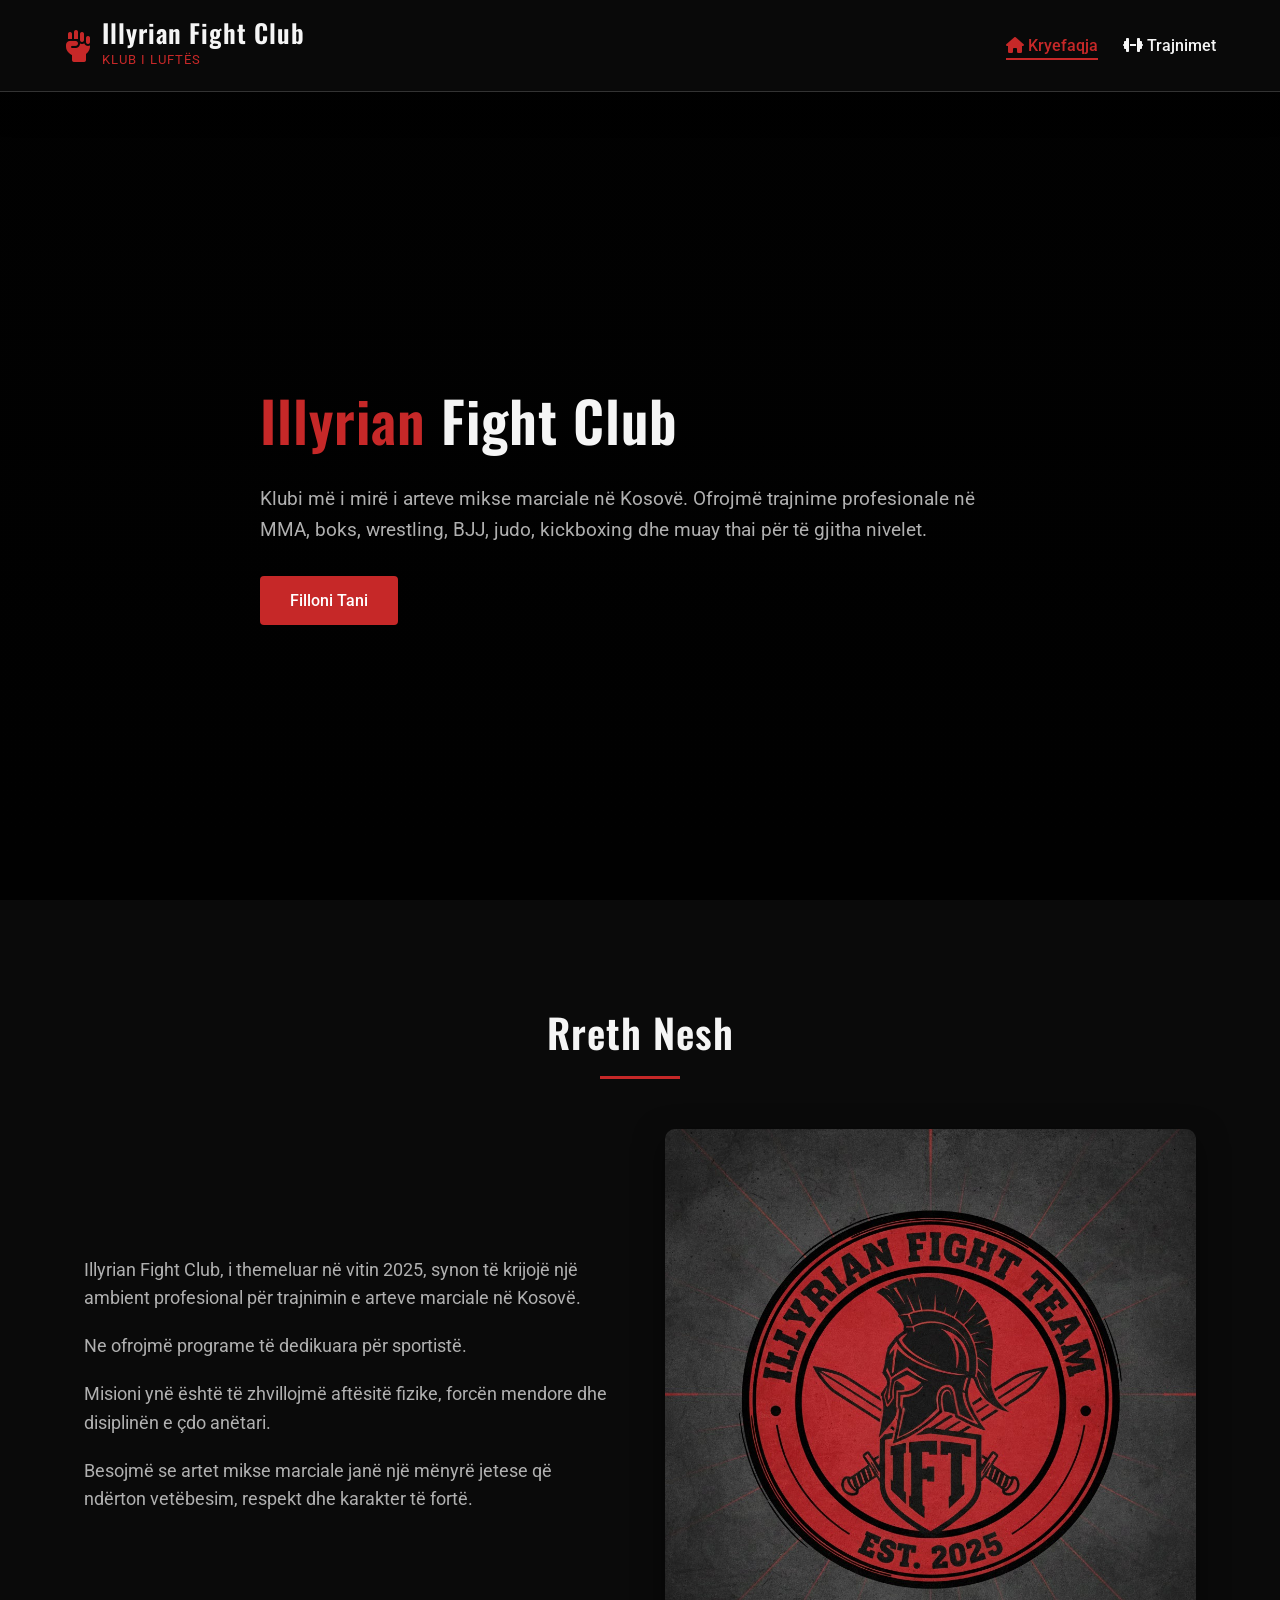
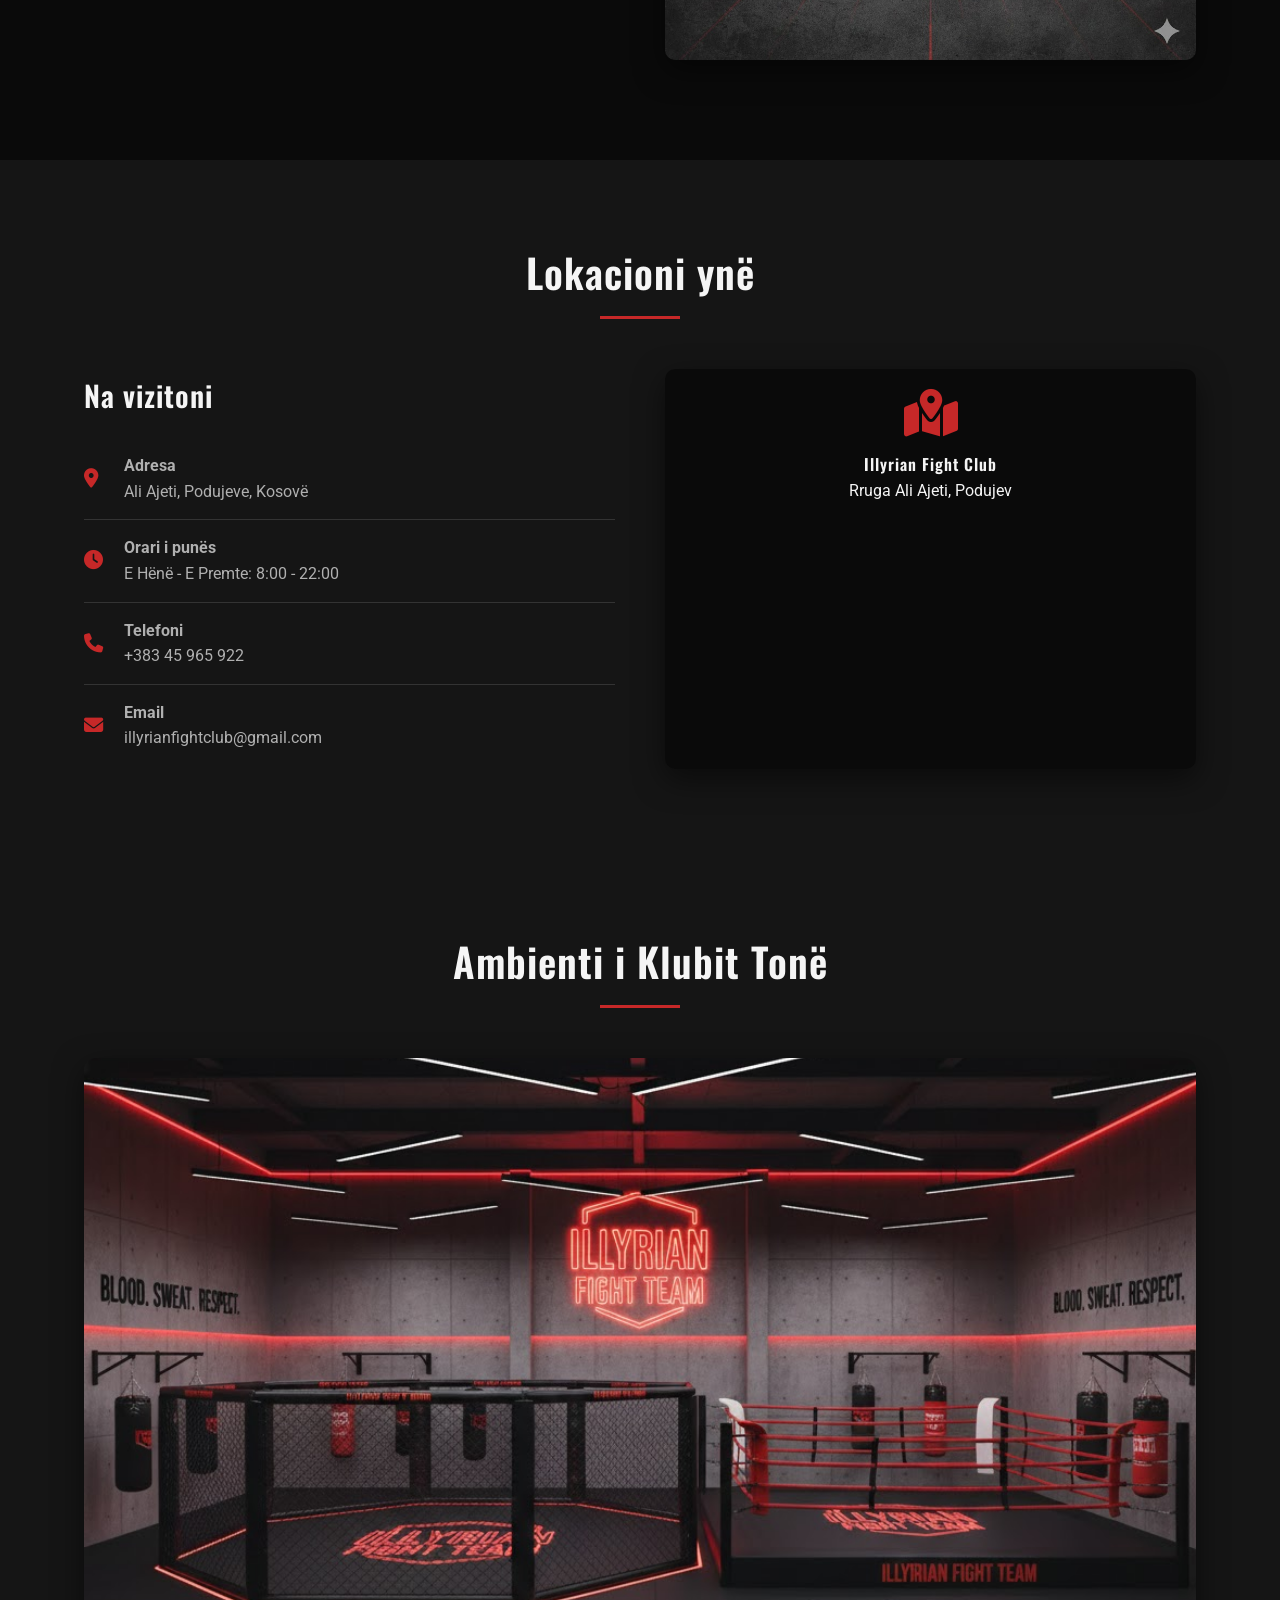
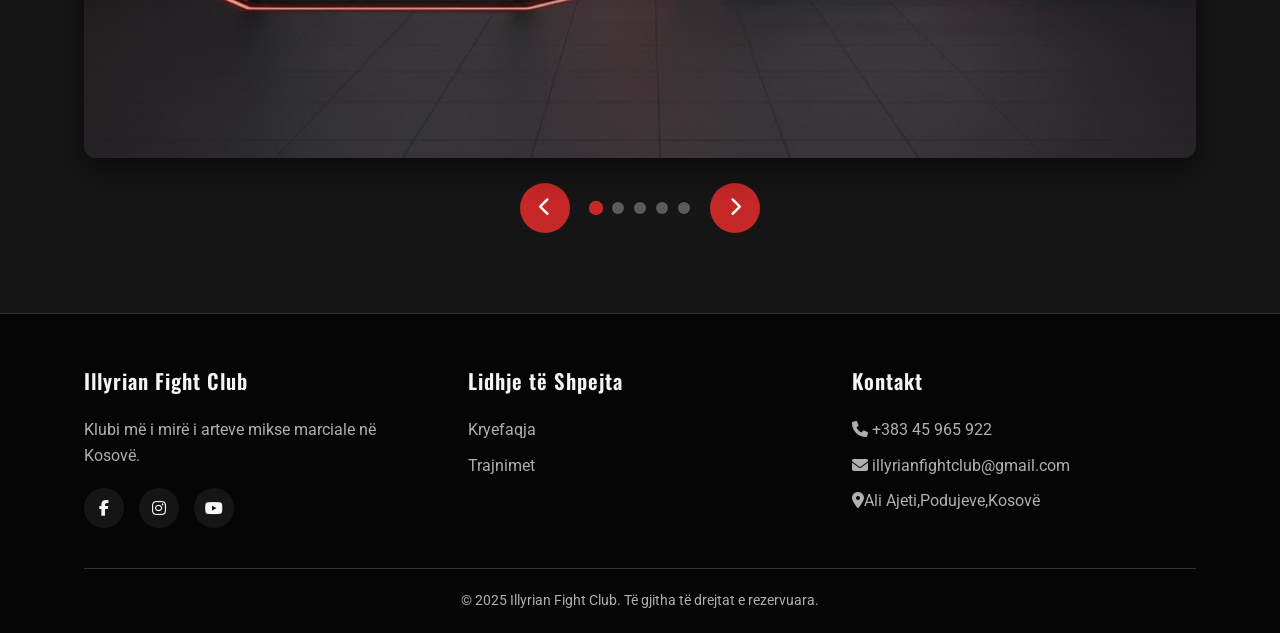
<file: index.html>
<!DOCTYPE html>
<html lang="sq">
<head>
    <meta charset="UTF-8">
    <meta name="viewport" content="width=device-width, initial-scale=1.0">
    <title>Illyrian Fight Club - Rreth Klubit</title>
    <link rel="stylesheet" href="https://cdnjs.cloudflare.com/ajax/libs/font-awesome/6.4.0/css/all.min.css">
    <link href="https://fonts.googleapis.com/css2?family=Oswald:wght@400;500;600;700&family=Roboto:wght@300;400;500;700&display=swap" rel="stylesheet">
   <link rel="stylesheet" href="index.css">
    <script src="index.js" defer></script>
</head>
<body>
    
    <header>
        <div class="container header-container">
            <div class="logo">
                <i class="fas fa-fist-raised logo-icon"></i>
                <div class="logo-text">
                   <h1>Illyrian Fight Club</h1>
                    <span>KLUB I LUFTËS</span>
                </div>
            </div>
            
            <button class="mobile-menu-btn" id="mobileMenuBtn">
                <i class="fas fa-bars"></i>
            </button>
            
            <nav>
                <ul id="mainMenu">
                    <li><a href="index.html" class="active"><i class="fas fa-home"></i> Kryefaqja</a></li>
                    <li><a href="training.html"><i class="fas fa-dumbbell"></i> Trajnimet</a></li>
                 
                </ul>
            </nav>
        </div>
    </header>

    
    <section class="hero">
        <div class="container hero-content">
            <h2><span>Illyrian</span> Fight Club </h2>
            <p>Klubi më i mirë i arteve mikse marciale në Kosovë. Ofrojmë trajnime profesionale në MMA, boks, wrestling, BJJ, judo, kickboxing dhe muay thai për të gjitha nivelet.</p>
            <a href="training.html" class="btn">Filloni Tani</a>
        </div>
    </section>

   
    <section class="about">
        <div class="container">
            <div class="section-title">
                <h2>Rreth Nesh</h2>
            </div>
            
            <div class="about-content">
                <div class="about-text">
                    <p>Illyrian Fight Club, i themeluar në vitin 2025, synon të krijojë një ambient profesional për trajnimin e arteve marciale në Kosovë.</p>
<p>Ne ofrojmë programe të dedikuara për sportistë.</p>
<p>Misioni ynë është të zhvillojmë aftësitë fizike, forcën mendore dhe disiplinën e çdo anëtari.</p>
<p>Besojmë se artet mikse marciale janë një mënyrë jetese që ndërton vetëbesim, respekt dhe karakter të fortë.</p>
  </div>
                
                <div class="about-image">
                    <img src="logo.jpg" alt="Klubi ynë">
                </div>
            </div>
        </div>
    </section>

   
    <section class="location">
        <div class="container">
            <div class="section-title">
                <h2>Lokacioni ynë</h2>
            </div>
            
            <div class="location-container">
                <div class="location-info">
                    <h3>Na vizitoni</h3>
                    <ul class="location-details">
                        <li>
                            <i class="fas fa-map-marker-alt"></i>
                            <div>
                                <strong>Adresa</strong><br>
                               Ali Ajeti, Podujeve, Kosovë
                            </div>
                        </li>
                        <li>
                            <i class="fas fa-clock"></i>
                            <div>
                                <strong>Orari i punës</strong><br>
                                E Hënë - E Premte: 8:00 - 22:00
                               
                            </div>
                        </li>
                        <li>
                            <i class="fas fa-phone"></i>
                            <div>
                                <strong>Telefoni</strong><br>
                                +383 45 965 922
                            </div>
                        </li>
                        <li>
                            <i class="fas fa-envelope"></i>
                            <div>
                                <strong>Email</strong><br>
                                illyrianfightclub@gmail.com
                            </div>
                        </li>
                    </ul>
                </div>
               
                  
                <div class="map-container">
                    <div class="map-placeholder">
                        <i class="fas fa-map-marked-alt"></i>
                        <h4>Illyrian Fight Club</h4>
                        <p>Rruga Ali Ajeti, Podujev</p>
                         <iframe src="https://www.google.com/maps/embed?pb=!1m18!1m12!1m3!1d46971.69393554445!2d21.16192495!3d42.91008245!2m3!1f0!2f0!3f0!3m2!1i1024!2i768!4f13.1!3m3!1m2!1s0x13549fd7d1e8d9a1%3A0x5f0a9a4a6e5e5b1f!2sPodujevo!5e0!3m2!1sen!2s!4v1620000000000!5m2!1sen!2s"
                         width="400" height="300" loading="lazy"></iframe>
                    </div>
                </div>
            </div>
        </div>
    </section>

   

<section class="gym-slideshow">
    <div class="container">
        <div class="section-title">
            <h2>Ambienti i Klubit Tonë</h2>
        </div>
        
        <div class="slideshow-container">
            <div class="slideshow-wrapper">
                <div class="slide active">
                    <img src="objekti1.jpg" alt="Foto 1">
                </div>
                <div class="slide">
                    <img src="objekti2.jpg" alt="Foto 2">
                </div>
                <div class="slide">
                    <img src="objekti3.jpg" alt="Foto 3">
                </div>
                <div class="slide">
                    <img src="objekti4.jpg" alt="Foto 4">
                </div>
                <div class="slide">
                    <img src="objekti5.jpg" alt="Foto 5">
                </div>
            </div>
            
            <div class="slideshow-controls">
                <button class="prev-btn"><i class="fas fa-chevron-left"></i></button>
                <div class="slide-dots">
                    <span class="dot active" data-slide="0"></span>
                    <span class="dot" data-slide="1"></span>
                    <span class="dot" data-slide="2"></span>
                    <span class="dot" data-slide="3"></span>
                    <span class="dot" data-slide="4"></span>
                </div>
                <button class="next-btn"><i class="fas fa-chevron-right"></i></button>
            </div>
        </div>
    </div>
</section>



  
    <footer>
        <div class="container">
            <div class="footer-container">
                <div class="footer-column">
                    <h3>Illyrian Fight Club</h3>
                    <p style="color: var(--gray-text); margin-bottom: 20px;">Klubi më i mirë i arteve mikse marciale në Kosovë.</p>
                    <div class="social-icons">
                        <a href="#"><i class="fab fa-facebook-f"></i></a>
                        <a href="#"><i class="fab fa-instagram"></i></a>
                        <a href="#"><i class="fab fa-youtube"></i></a>
                    </div>
                </div>
                
                <div class="footer-column">
                    <h3>Lidhje të Shpejta</h3>
                    <ul class="footer-links">
                        <li><a href="index.html">Kryefaqja</a></li>
                        <li><a href="training.html">Trajnimet</a></li>
                    </ul>
                </div>
                
                <div class="footer-column">
                    <h3>Kontakt</h3>
                    <ul class="footer-links">
                        <li><a href="#"><i class="fas fa-phone"></i> +383 45 965 922</a></li>
                        <li><a href="mailto:info@illyrianfightclub.al"><i class="fas fa-envelope"></i> illyrianfightclub@gmail.com</a></li>
                        <li><a href="#"><i class="fas fa-map-marker-alt"></i>Ali Ajeti,Podujeve,Kosovë</a></li>
                    </ul>
                </div>
            </div>
            
            <div class="copyright">
                <p>&copy; 2025 Illyrian Fight Club. Të gjitha të drejtat e rezervuara.</p>
            </div>
        </div>
    </footer>

  
</body>
</html>
</file>
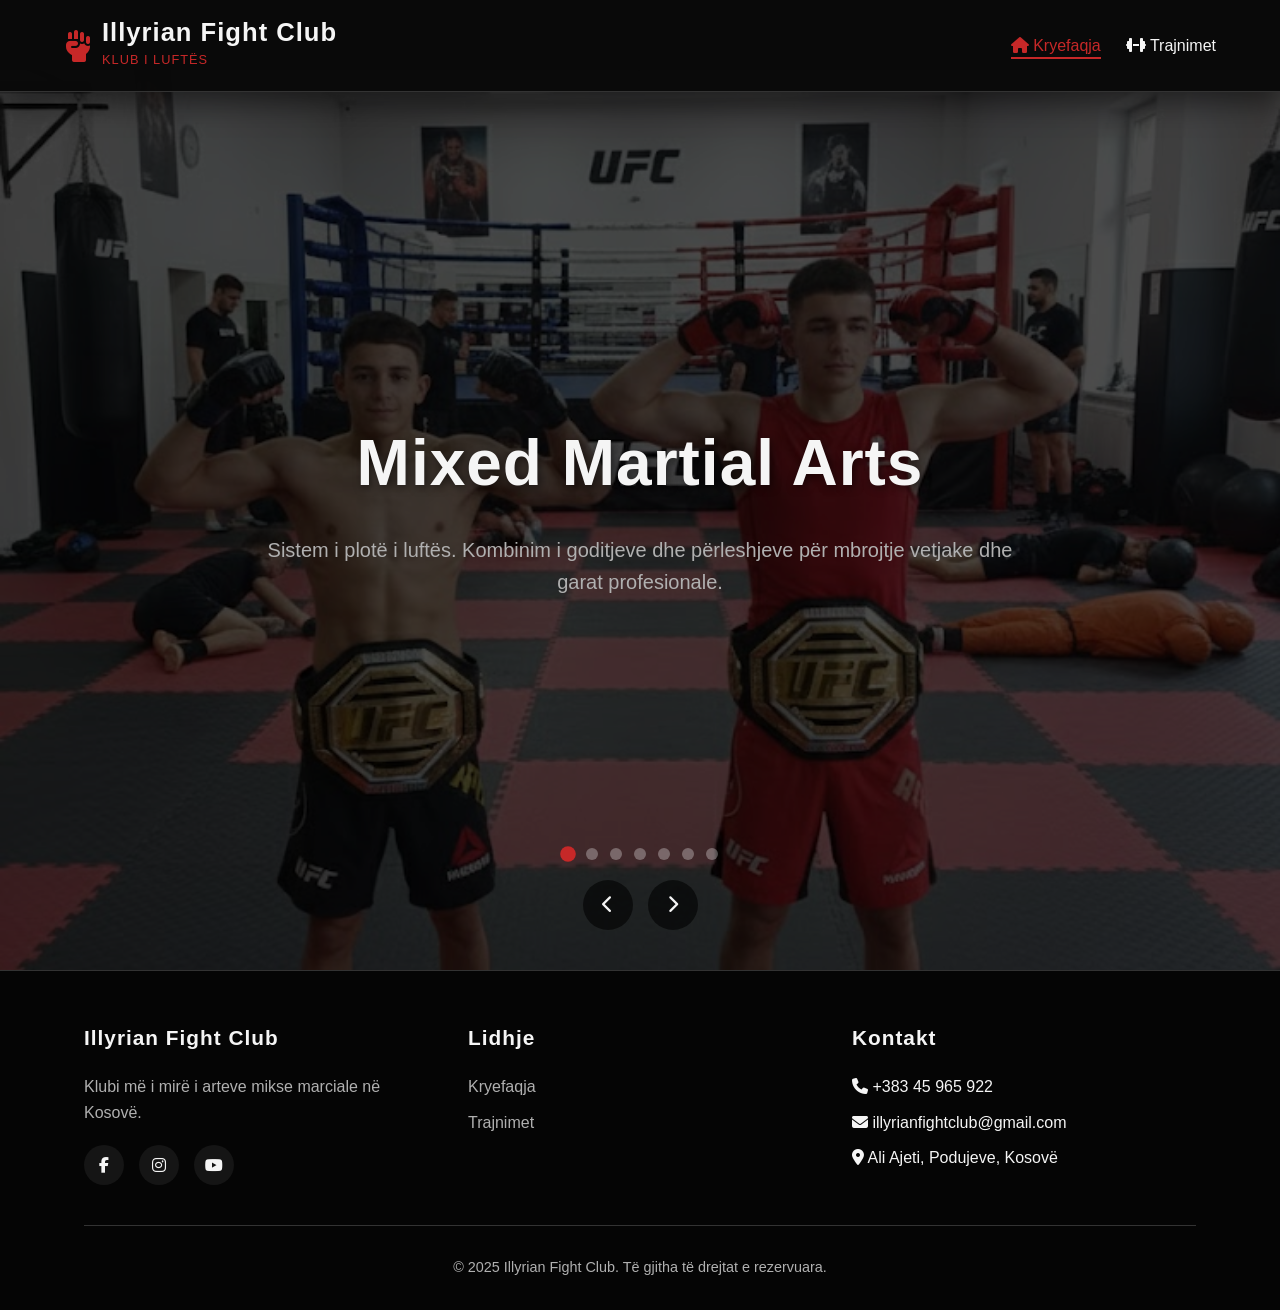
<file: training.html>
<!DOCTYPE html>
<html lang="sq">
<head>
    <meta charset="UTF-8">
    <meta name="viewport" content="width=device-width, initial-scale=1.0">
    <title>Illyrian Fight Club - Trajnimet</title>
    <link rel="stylesheet" href="https://cdnjs.cloudflare.com/ajax/libs/font-awesome/6.4.0/css/all.min.css">
    <link rel="stylesheet" href="training.css">
    <script src="training.js" defer></script>
</head>

<body>
    <header>
        <div class="container header-container">
            <div class="logo">
                <i class="fas fa-fist-raised logo-icon"></i>
                <div class="logo-text">
                   <h1>Illyrian Fight Club</h1>
                    <span>KLUB I LUFTËS</span>
                </div>
            </div>
            
            <button class="mobile-menu-btn" id="mobileMenuBtn">
                <i class="fas fa-bars"></i>
            </button>
            
            <nav>
                <ul id="mainMenu">
                    <li><a href="index.html" class="active"><i class="fas fa-home"></i> Kryefaqja</a></li>
                    <li><a href="training.html"><i class="fas fa-dumbbell"></i> Trajnimet</a></li>
                </ul>
            </nav>
        </div>
    </header>

    <section class="hero-slideshow">
        <div class="slide active" style="background-image: url('mma.jpg');">
            <div class="slide-overlay"></div>
            <div class="slide-content">
                <h2 class="open-modal" data-art="MMA">Mixed Martial Arts</h2>
                <p>Sistem i plotë i luftës. Kombinim i goditjeve dhe përleshjeve për mbrojtje vetjake dhe garat profesionale.</p>
            </div>
        </div>
        
        <div class="slide" style="background-image: url('boks.jpg');">
            <div class="slide-overlay"></div>
            <div class="slide-content">
                <h2 class="open-modal" data-art="Boks">Boks</h2>
                <p>Shkenca e ëmbël. Zhvilloni shpejtësinë, fuqinë dhe teknikat mbrojtëse në boks.</p>
            </div>
        </div>
        
        <div class="slide" style="background-image: url('wrestling.jpg');">
            <div class="slide-overlay"></div>
            <div class="slide-content">
                <h2 class="open-modal" data-art="Wrestling">Wrestling</h2>
                <p>Kontroll i tokës. Mësoni teknikat e rrëzimit dhe kontrollit në tokë.</p>
            </div>
        </div>
        
        <div class="slide" style="background-image: url('bjj.jpg');">
            <div class="slide-overlay"></div>
            <div class="slide-content">
                <h2 class="open-modal" data-art="BJJ">Brazilian Jiu-Jitsu</h2>
                <p>Arti i butë. Teknika të dorëzimit dhe kontrollit pozicional.</p>
            </div>
        </div>
        
        <div class="slide" style="background-image: url('judo.png');">
            <div class="slide-overlay"></div>
            <div class="slide-content">
                <h2 class="open-modal" data-art="Judo">Judo</h2>
                <p>Rrëzime dhe hedhje. Përdorni forcën e kundërshtarit kundër tij vetë.</p>
            </div>
        </div>
        
        <div class="slide" style="background-image: url('kickbox.jpg');">
            <div class="slide-overlay"></div>
            <div class="slide-content">
                <h2 class="open-modal" data-art="Kickboxing">Kickboxing</h2>
                <p>Goditje dinamike. Kombinim i goditjeve me grushte dhe me këmbë.</p>
            </div>
        </div>
        
        <div class="slide" style="background-image: url('muay thai.jpg');">
            <div class="slide-overlay"></div>
            <div class="slide-content">
                <h2 class="open-modal" data-art="Muay Thai">Muay Thai</h2>
                <p>Arti i tetë gjymtyrëve. Teknika tradicionale tajlandeze me bërryla dhe gjunjë.</p>
            </div>
        </div>
        
        <div class="slideshow-controls">
            <div class="slideshow-dots" id="dots"></div>
            <div class="slideshow-nav">
                <button class="nav-btn" id="prev"><i class="fas fa-chevron-left"></i></button>
                <button class="nav-btn" id="next"><i class="fas fa-chevron-right"></i></button>
            </div>
        </div>
    </section>

    <div class="modal" id="modal">
        <div class="modal-content">
            <button class="close-modal">&times;</button>
            <div class="modal-header">
                <h3 id="modal-title">MMA - Mixed Martial Arts</h3>
            </div>
            
            <div class="modal-body">
                <div class="modal-layout">
                    <div class="sport-details">
                        <div class="sport-image" id="sport-image"></div>
                        
                        <div class="specifications">
                            <h4>Karakteristikat</h4>
                            <ul class="spec-list" id="spec-list"></ul>
                        </div>
                    </div>
                    
                    <div class="pricing-registration">
                        <div class="pricing-card">
                            <h4>Çmimi i Trajnimit</h4>
                            <div class="price-display" id="price-display">25€<span>/muaj</span></div>
                            <button class="register-btn" id="register-btn">Regjistrohu Tani</button>
                        </div>
                        
                        <div class="registration-form" id="registration-form">
                            <h4 class="form-title">Regjistrohu për Trajnim</h4>
                            <div class="form-group">
                                <label for="name">Emri i Plotë</label>
                                <input type="text" id="name" placeholder="Shkruani emrin tuaj">
                            </div>
                            <div class="form-group">
                                <label for="phone">Numri i Telefonit</label>
                                <input type="tel" id="phone" placeholder="Shkruani numrin e telefonit">
                            </div>
                            <div class="form-group">
                                <label for="email">Email</label>
                                <input type="email" id="email" placeholder="Shkruani email-in tuaj">
                            </div>
                            <div class="form-actions">
                                <button class="form-btn submit-btn" id="submit-registration">Perfundo</button>
                                <button class="form-btn cancel-btn" id="cancel-registration">Anulo</button>
                            </div>
                        </div>
                    </div>
                </div>
                
                <div class="schedule-section">
                    <h4>Orari i Trajnimeve</h4>
                    <table class="schedule-table" id="schedule">
                        <thead>
                            <tr>
                                <th>Dita</th>
                                <th>Koha</th>
                            </tr>
                        </thead>
                        <tbody id="schedule-body"></tbody>
                    </table>
                </div>
            </div>
        </div>
    </div>

    <footer>
        <div class="container">
            <div class="footer-content">
                <div class="footer-column">
                    <h3>Illyrian Fight Club</h3>
                    <p>Klubi më i mirë i arteve mikse marciale në Kosovë.</p>
                    <div class="social-links">
                        <a href="#"><i class="fab fa-facebook-f"></i></a>
                        <a href="#"><i class="fab fa-instagram"></i></a>
                        <a href="#"><i class="fab fa-youtube"></i></a>
                    </div>
                </div>
                
                <div class="footer-column">
                    <h3>Lidhje</h3>
                    <ul class="footer-links">
                        <li><a href="index.html">Kryefaqja</a></li>
                        <li><a href="training.html">Trajnimet</a></li>
                    </ul>
                </div>
                
                <div class="footer-column">
                    <h3>Kontakt</h3>
                    <ul class="footer-links">
                        <li><i class="fas fa-phone"></i> +383 45 965 922</li>
                        <li><i class="fas fa-envelope"></i> illyrianfightclub@gmail.com</li>
                        <li><i class="fas fa-map-marker-alt"></i> Ali Ajeti, Podujeve, Kosovë</li>
                    </ul>
                </div>
            </div>
            
            <div class="copyright">
                <p>&copy; 2025 Illyrian Fight Club. Të gjitha të drejtat e rezervuara.</p>
            </div>
        </div>
    </footer>

    
</body>

</html>
</file>
<file: index.css>
:root {
            --primary: #c62828;
            --primary-dark: #8e0000;
            --secondary: #ff9800;
            --dark-bg: #0a0a0a;
            --dark-card: #151515;
            --light-text: #f5f5f5;
            --gray-text: #b0b0b0;
            --border-color: #333;
            --shadow: 0 10px 30px rgba(0, 0, 0, 0.5);
            --transition: all 0.3s ease;
        }
        
        * {
            margin: 0;
            padding: 0;
            box-sizing: border-box;
        }
        
        body {
            font-family: 'Roboto', sans-serif;
            background-color: var(--dark-bg);
            color: var(--light-text);
            line-height: 1.6;
            overflow-x: hidden;
        }
        
        h1, h2, h3, h4, h5 {
            font-family: 'Oswald', sans-serif;
            font-weight: 600;
            letter-spacing: 1px;
        }
        
        .container {
            width: 90%;
            max-width: 1400px;
            margin: 0 auto;
            padding: 0 20px;
        }
        
       
        header {
            background-color: rgba(10, 10, 10, 0.98);
            position: fixed;
            width: 100%;
            top: 0;
            z-index: 1000;
            border-bottom: 1px solid var(--border-color);
            box-shadow: var(--shadow);
        }
        
        .header-container {
            display: flex;
            justify-content: space-between;
            align-items: center;
            padding: 20px 0;
        }
        
        .logo {
            display: flex;
            align-items: center;
        }
        
        .logo-icon {
            color: var(--primary);
            font-size: 2rem;
            margin-right: 10px;
        }
        
        .logo-text h1 {
            color: var(--light-text);
            font-size: 1.6rem;
            line-height: 1;
        }
        
        .logo-text span {
            color: var(--primary);
            font-size: 0.8rem;
            letter-spacing: 1px;
        }
        
        nav ul {
            display: flex;
            list-style: none;
        }
        
        nav ul li {
            margin-left: 25px;
        }
        
        nav ul li a {
            color: var(--light-text);
            text-decoration: none;
            font-weight: 500;
            font-size: 1rem;
            transition: var(--transition);
            padding: 5px 0;
            position: relative;
        }
        
        nav ul li a:hover {
            color: var(--primary);
        }
        
        nav ul li a.active {
            color: var(--primary);
        }
        
        nav ul li a.active::after {
            content: '';
            position: absolute;
            width: 100%;
            height: 2px;
            background-color: var(--primary);
            bottom: 0;
            left: 0;
        }
        
        .mobile-menu-btn {
            display: none;
            background: none;
            border: none;
            color: var(--light-text);
            font-size: 1.5rem;
            cursor: pointer;
        }
        
       
        .hero {
            background: linear-gradient(rgba(0, 0, 0, 0.85), rgba(0, 0, 0, 0.9)), url('https://mymmanews.com/wp-content/uploads/2023/06/MMA-training-facility.jpg');
            background-size: cover;
            background-position: center;
            min-height: 100vh;
            display: flex;
            align-items: center;
            padding-top: 100px;
        }
        
        .hero-content {
            max-width: 800px;
        }
        
        .hero h2 {
            font-size: 3.5rem;
            margin-bottom: 20px;
            color: var(--light-text);
        }
        
        .hero h2 span {
            color: var(--primary);
        }
        
        .hero p {
            font-size: 1.2rem;
            margin-bottom: 30px;
            color: var(--gray-text);
        }
        
        .btn {
            display: inline-block;
            background-color: var(--primary);
            color: white;
            padding: 12px 30px;
            border-radius: 4px;
            text-decoration: none;
            font-weight: 500;
            font-size: 1rem;
            transition: var(--transition);
            border: none;
            cursor: pointer;
        }
        
        .btn:hover {
            background-color: var(--primary-dark);
            transform: translateY(-3px);
            box-shadow: var(--shadow);
        }
        
       
        .about {
            padding: 100px 0;
            background-color: var(--dark-bg);
        }
        
        .section-title {
            text-align: center;
            margin-bottom: 50px;
        }
        
        .section-title h2 {
            font-size: 2.5rem;
            color: var(--light-text);
            display: inline-block;
            position: relative;
            padding-bottom: 15px;
        }
        
        .section-title h2::after {
            content: '';
            position: absolute;
            width: 80px;
            height: 3px;
            background-color: var(--primary);
            bottom: 0;
            left: 50%;
            transform: translateX(-50%);
        }
        
        .about-content {
            display: grid;
            grid-template-columns: 1fr 1fr;
            gap: 50px;
            align-items: center;
        }
        
        .about-text p {
            color: var(--gray-text);
            margin-bottom: 20px;
            font-size: 1.1rem;
        }
        
        .about-image {
            border-radius: 10px;
            overflow: hidden;
            box-shadow: var(--shadow);
        }
        
        .about-image img {
            width: 100%;
            height: auto;
            display: block;
        }
        
   
        .location {
            padding: 80px 0;
            background-color: var(--dark-card);
        }
        
        .location-container {
            display: grid;
            grid-template-columns: 1fr 1fr;
            gap: 50px;
            align-items: center;
        }
        
        .location-info h3 {
            font-size: 1.8rem;
            margin-bottom: 20px;
            color: var(--light-text);
        }
        
        .location-details {
            list-style: none;
        }
        
        .location-details li {
            padding: 15px 0;
            color: var(--gray-text);
            border-bottom: 1px solid var(--border-color);
            display: flex;
            align-items: center;
        }
        
        .location-details li:last-child {
            border-bottom: none;
        }
        
        .location-details li i {
            color: var(--primary);
            margin-right: 15px;
            font-size: 1.2rem;
            width: 25px;
        }
        
        .map-container {
            height: 400px;
            border-radius: 10px;
            overflow: hidden;
            box-shadow: var(--shadow);
        }

                       .map-container iframe {
        width: 100%;
        height: 100%;
        border: none;
        filter: grayscale(1) invert(1);
    }
         
        
        .map-placeholder {
            width: 100%;
            height: 100%;
            background-color: var(--dark-bg);
            display: flex;
            flex-direction: column;
            align-items: center;
            justify-content: center;
            text-align: center;
            padding: 20px;
        }
        
        .map-placeholder i {
            font-size: 3rem;
            color: var(--primary);
            margin-bottom: 15px;
        }
        
       
  
        footer {
            background-color: #050505;
            padding: 50px 0 20px;
            border-top: 1px solid var(--border-color);
        }
        
        .footer-container {
            display: grid;
            grid-template-columns: repeat(auto-fit, minmax(250px, 1fr));
            gap: 40px;
            margin-bottom: 40px;
        }
        
        .footer-column h3 {
            font-size: 1.3rem;
            margin-bottom: 20px;
            color: var(--light-text);
        }
        
        .footer-links {
            list-style: none;
        }
        
        .footer-links li {
            margin-bottom: 10px;
        }
        
        .footer-links li a {
            color: var(--gray-text);
            text-decoration: none;
            transition: var(--transition);
        }
        
        .footer-links li a:hover {
            color: var(--primary);
        }
        
        .social-icons {
            display: flex;
            gap: 15px;
            margin-top: 20px;
        }
        
        .social-icons a {
            display: inline-flex;
            align-items: center;
            justify-content: center;
            width: 40px;
            height: 40px;
            background-color: var(--dark-card);
            color: var(--light-text);
            border-radius: 50%;
            text-decoration: none;
            transition: var(--transition);
        }
        
        .social-icons a:hover {
            background-color: var(--primary);
            transform: translateY(-3px);
        }
        
        .copyright {
            text-align: center;
            padding-top: 20px;
            border-top: 1px solid var(--border-color);
            color: var(--gray-text);
            font-size: 0.9rem;
        }
        
        
.gym-slideshow {
    padding: 80px 0;
    background-color: var(--dark-card);
}

.slideshow-container {
    max-width: 1200px;
    margin: 0 auto;
    position: relative;
}

.slideshow-wrapper {
    position: relative;
    height: 700px;
    border-radius: 12px;
    overflow: hidden;
    box-shadow: var(--shadow);
}

.slide {
    position: absolute;
    top: 0;
    left: 0;
    width: 100%;
    height: 100%;
    opacity: 0;
    transition: opacity 0.8s ease-in-out;
}

.slide.active {
    opacity: 1;
}

.slide img {
    width: 100%;
    height: 100%;
    object-fit: cover;
}

.slideshow-controls {
    display: flex;
    justify-content: center;
    align-items: center;
    margin-top: 25px;
    gap: 20px;
}

.prev-btn, .next-btn {
    background: var(--primary);
    color: white;
    border: none;
    width: 50px;
    height: 50px;
    border-radius: 50%;
    display: flex;
    align-items: center;
    justify-content: center;
    cursor: pointer;
    transition: var(--transition);
    font-size: 1.2rem;
}

.prev-btn:hover, .next-btn:hover {
    background: var(--primary-dark);
    transform: scale(1.1);
}

.slide-dots {
    display: flex;
    gap: 10px;
}

.dot {
    width: 12px;
    height: 12px;
    border-radius: 50%;
    background: rgba(255, 255, 255, 0.3);
    cursor: pointer;
    transition: var(--transition);
}

.dot.active {
    background: var(--primary);
    transform: scale(1.2);
}

.dot:hover {
    background: var(--primary);
}


@media (max-width: 992px) {
    .slideshow-wrapper {
        height: 400px;
    }
}

@media (max-width: 768px) {
    .slideshow-wrapper {
        height: 300px;
    }
    
    .prev-btn, .next-btn {
        width: 40px;
        height: 40px;
        font-size: 1rem;
    }
}

@media (max-width: 576px) {
    .slideshow-wrapper {
        height: 250px;
    }
    
    .gym-slideshow {
        padding: 60px 0;
    }
}

        
        @media (max-width: 992px) {
            .hero h2 {
                font-size: 2.8rem;
            }
            
            .about-content,
            .location-container {
                grid-template-columns: 1fr;
                gap: 40px;
            }
        }
        
        @media (max-width: 768px) {
            .mobile-menu-btn {
                display: block;
            }
            
            nav ul {
                position: fixed;
                top: 80px;
                left: 0;
                width: 100%;
                background-color: var(--dark-card);
                flex-direction: column;
                align-items: center;
                padding: 20px 0;
                transform: translateY(-100%);
                opacity: 0;
                transition: var(--transition);
                box-shadow: var(--shadow);
            }
            
            nav ul.active {
                transform: translateY(0);
                opacity: 1;
            }
            
            nav ul li {
                margin: 15px 0;
            }
            
            .hero h2 {
                font-size: 2.2rem;
            }
            
            .section-title h2 {
                font-size: 2rem;
            }
        }
        
        @media (max-width: 576px) {
            .hero h2 {
                font-size: 1.8rem;
            }
            
            .hero p {
                font-size: 1rem;
            }
            
            section {
                padding: 70px 0;
            }
        }
</file>
<file: training.css>
:root {
            --primary: #c62828;
            --primary-dark: #8e0000;
            --secondary: #ff9800;
            --dark-bg: #0a0a0a;
            --dark-card: #151515;
            --light-text: #f5f5f5;
            --gray-text: #b0b0b0;
            --border-color: #333;
            --shadow: 0 10px 30px rgba(0, 0, 0, 0.5);
            --transition: all 0.3s ease;
        }
        
        * { 
            margin: 0; 
            padding: 0; 
            box-sizing: border-box; 
        }
        
        body {
            font-family: 'Segoe UI', Tahoma, Geneva, Verdana, sans-serif;
            background: var(--dark-bg);
            color: var(--light-text);
            overflow-x: hidden;
            line-height: 1.6;
        }
        
        h1, h2, h3, h4, h5 {
            font-family: 'Segoe UI', Tahoma, Geneva, Verdana, sans-serif;
            font-weight: 600;
            letter-spacing: 1px;
        }
        
        .container {
            width: 90%;
            max-width: 1400px;
            margin: 0 auto;
            padding: 0 20px;
        }
        
        header {
            background-color: rgba(10, 10, 10, 0.98);
            position: fixed;
            width: 100%;
            top: 0;
            z-index: 1000;
            border-bottom: 1px solid var(--border-color);
            box-shadow: var(--shadow);
        }
        
        .header-container {
            display: flex;
            justify-content: space-between;
            align-items: center;
            padding: 20px 0;
        }
        
        .logo {
            display: flex;
            align-items: center;
        }
        
        .logo-icon {
            color: var(--primary);
            font-size: 2rem;
            margin-right: 10px;
        }
        
        .logo-text h1 {
            color: var(--light-text);
            font-size: 1.6rem;
            line-height: 1;
        }
        
        .logo-text span {
            color: var(--primary);
            font-size: 0.8rem;
            letter-spacing: 1px;
        }
        
        nav ul {
            display: flex;
            list-style: none;
        }
        
        nav ul li {
            margin-left: 25px;
        }
        
        nav ul li a {
            color: var(--light-text);
            text-decoration: none;
            font-weight: 500;
            font-size: 1rem;
            transition: var(--transition);
            padding: 5px 0;
            position: relative;
        }
        
        nav ul li a:hover {
            color: var(--primary);
        }
        
        nav ul li a.active {
            color: var(--primary);
        }
        
        nav ul li a.active::after {
            content: '';
            position: absolute;
            width: 100%;
            height: 2px;
            background-color: var(--primary);
            bottom: 0;
            left: 0;
        }
        
        .mobile-menu-btn {
            display: none;
            background: none;
            border: none;
            color: var(--light-text);
            font-size: 1.5rem;
            cursor: pointer;
        }
        
        .hero-slideshow {
            height: 100vh;
            position: relative;
            margin-top: 70px;
        }
        
        .slide {
            position: absolute;
            top: 0;
            left: 0;
            width: 100%;
            height: 100%;
            background-size: cover;
            background-position: center;
            opacity: 0;
            transition: opacity 0.8s ease;
            display: flex;
            align-items: center;
            justify-content: center;
            text-align: center;
        }
        
        .slide.active {
            opacity: 1;
        }
        
        .slide-overlay {
            position: absolute;
            top: 0;
            left: 0;
            width: 100%;
            height: 100%;
            background: rgba(0, 0, 0, 0.7);
        }
        
        .slide-content {
            position: relative;
            z-index: 2;
            max-width: 800px;
            padding: 0 20px;
        }
        
        .slide-content h2 {
            font-size: 64px;
            font-weight: 700;
            margin-bottom: 20px;
            cursor: pointer;
            transition: var(--transition);
            text-shadow: 2px 2px 8px rgba(0, 0, 0, 0.5);
        }
        
        .slide-content h2:hover {
            color: var(--primary);
            transform: scale(1.05);
        }
        
        .slide-content p {
            font-size: 20px;
            color: var(--gray-text);
            margin-bottom: 30px;
            line-height: 1.6;
        }
        
        .slideshow-controls {
            position: absolute;
            bottom: 40px;
            left: 0;
            width: 100%;
            z-index: 10;
            display: flex;
            flex-direction: column;
            align-items: center;
            gap: 20px;
        }
        
        .slideshow-nav {
            display: flex;
            gap: 15px;
        }
        
        .nav-btn {
            width: 50px;
            height: 50px;
            border-radius: 50%;
            background: rgba(0, 0, 0, 0.6);
            border: none;
            color: var(--light-text);
            font-size: 18px;
            cursor: pointer;
            transition: var(--transition);
            display: flex;
            align-items: center;
            justify-content: center;
        }
        
        .nav-btn:hover {
            background: var(--primary);
            transform: scale(1.1);
        }
        
        .slideshow-dots {
            display: flex;
            gap: 12px;
        }
        
        .dot {
            width: 12px;
            height: 12px;
            border-radius: 50%;
            background: rgba(255, 255, 255, 0.3);
            cursor: pointer;
            transition: var(--transition);
        }
        
        .dot.active {
            background: var(--primary);
            transform: scale(1.3);
        }
        
        .modal {
            display: none;
            position: fixed;
            top: 0;
            left: 0;
            width: 100%;
            height: 100%;
            background: rgba(0, 0, 0, 0.95);
            z-index: 2000;
            overflow-y: auto;
        }
        
        .modal-content {
            background: var(--dark-card);
            max-width: 1200px;
            margin: 50px auto;
            border-radius: 10px;
            overflow: hidden;
            position: relative;
            box-shadow: var(--shadow);
        }
        
        .modal-header {
            background: var(--primary);
            padding: 30px;
            text-align: center;
            position: relative;
        }
        
        .modal-header h3 {
            font-size: 32px;
            color: white;
        }
        
        .close-modal {
            position: absolute;
            top: 20px;
            right: 20px;
            background: none;
            border: none;
            color: white;
            font-size: 28px;
            cursor: pointer;
            transition: var(--transition);
        }
        
        .close-modal:hover {
            transform: rotate(90deg);
        }
        
        .modal-body {
            padding: 40px;
        }
        
        .modal-layout {
            display: grid;
            grid-template-columns: 1fr 1fr;
            gap: 40px;
            margin-bottom: 40px;
        }
        
        .sport-details {
            display: flex;
            flex-direction: column;
            gap: 25px;
        }
        
        .sport-image {
            height: 300px;
            border-radius: 8px;
            overflow: hidden;
            border: 2px solid var(--border-color);
        }
        
        .sport-image img {
            width: 100%;
            height: 100%;
            object-fit: cover;
        }
        
        .specifications {
            background: rgba(255, 255, 255, 0.05);
            padding: 25px;
            border-radius: 8px;
            border: 1px solid var(--border-color);
        }
        
        .specifications h4 {
            color: var(--primary);
            font-size: 22px;
            margin-bottom: 20px;
            text-align: center;
        }
        
        .spec-list {
            list-style: none;
        }
        
        .spec-list li {
            padding: 10px 0;
            border-bottom: 1px solid var(--border-color);
            display: flex;
            align-items: center;
            gap: 10px;
        }
        
        .spec-list li:last-child {
            border-bottom: none;
        }
        
        .spec-list i {
            color: var(--primary);
            font-size: 16px;
        }
        
        .pricing-registration {
            display: flex;
            flex-direction: column;
            gap: 25px;
        }
        
        .pricing-card {
            background: rgba(255, 255, 255, 0.05);
            padding: 30px;
            border-radius: 8px;
            border: 1px solid var(--border-color);
            text-align: center;
        }
        
        .price-display {
            font-size: 48px;
            color: var(--primary);
            font-weight: 700;
            margin: 20px 0;
        }
        
        .price-display span {
            font-size: 20px;
            color: var(--gray-text);
        }
        
        .register-btn {
            background: var(--primary);
            color: white;
            border: none;
            padding: 15px 40px;
            border-radius: 5px;
            font-size: 18px;
            font-weight: 600;
            cursor: pointer;
            transition: var(--transition);
            width: 100%;
            margin-top: 20px;
        }
        
        .register-btn:hover {
            background: var(--primary-dark);
            transform: translateY(-3px);
            box-shadow: var(--shadow);
        }
        
        .registration-form {
            background: rgba(255, 255, 255, 0.05);
            padding: 30px;
            border-radius: 8px;
            border: 1px solid var(--border-color);
            display: none;
        }
        
        .form-title {
            color: var(--primary);
            font-size: 22px;
            margin-bottom: 25px;
            text-align: center;
        }
        
        .form-group {
            margin-bottom: 20px;
        }
        
        .form-group label {
            display: block;
            margin-bottom: 8px;
            color: var(--light-text);
        }
        
        .form-group input {
            width: 100%;
            padding: 12px;
            background: rgba(255, 255, 255, 0.1);
            border: 1px solid var(--border-color);
            border-radius: 4px;
            color: var(--light-text);
            font-size: 16px;
        }
        
        .form-actions {
            display: flex;
            gap: 15px;
            margin-top: 25px;
        }
        
        .form-btn {
            flex: 1;
            padding: 12px;
            border: none;
            border-radius: 4px;
            font-weight: 600;
            cursor: pointer;
            transition: var(--transition);
        }
        
        .submit-btn {
            background: var(--primary);
            color: white;
        }
        
        .cancel-btn {
            background: var(--border-color);
            color: var(--light-text);
        }
        
        .form-btn:hover {
            transform: translateY(-2px);
            box-shadow: 0 5px 15px rgba(0, 0, 0, 0.3);
        }
        
        .schedule-section {
            margin-top: 40px;
        }
        
        .schedule-section h4 {
            text-align: center;
            margin-bottom: 25px;
            color: var(--primary);
            font-size: 22px;
        }
        
        .schedule-table {
            width: 100%;
            border-collapse: collapse;
        }
        
        .schedule-table th {
            background: var(--primary);
            color: white;
            padding: 15px;
            text-align: left;
            font-weight: 600;
        }
        
        .schedule-table td {
            padding: 15px;
            border-bottom: 1px solid var(--border-color);
        }
        
        .schedule-table tr:nth-child(even) {
            background: rgba(255, 255, 255, 0.03);
        }
        
        .time-badge {
            background: var(--secondary);
            color: var(--dark-bg);
            padding: 4px 8px;
            border-radius: 4px;
            font-weight: 600;
            font-size: 14px;
        }
        
        footer {
            background: #050505;
            padding: 50px 0 30px;
            border-top: 1px solid var(--border-color);
        }
        
        .footer-content {
            display: grid;
            grid-template-columns: repeat(auto-fit, minmax(250px, 1fr));
            gap: 40px;
            margin-bottom: 40px;
        }
        
        .footer-column h3 {
            margin-bottom: 20px;
            color: var(--light-text);
            font-size: 1.3rem;
        }
        
        .footer-column p {
            color: var(--gray-text);
            margin-bottom: 20px;
        }
        
        .social-links {
            display: flex;
            gap: 15px;
        }
        
        .social-links a {
            width: 40px;
            height: 40px;
            background: var(--dark-card);
            border-radius: 50%;
            display: flex;
            align-items: center;
            justify-content: center;
            color: var(--light-text);
            text-decoration: none;
            transition: var(--transition);
        }
        
        .social-links a:hover {
            background: var(--primary);
            transform: translateY(-3px);
        }
        
        .footer-links {
            list-style: none;
        }
        
        .footer-links li {
            margin-bottom: 10px;
        }
        
        .footer-links a {
            color: var(--gray-text);
            text-decoration: none;
            transition: var(--transition);
        }
        
        .footer-links a:hover {
            color: var(--primary);
        }
        
        .copyright {
            text-align: center;
            padding-top: 30px;
            border-top: 1px solid var(--border-color);
            color: var(--gray-text);
            font-size: 0.9rem;
        }
        
        @media (max-width: 992px) {
            .slide-content h2 {
                font-size: 48px;
            }
            
            .modal-layout {
                grid-template-columns: 1fr;
            }
        }
        
        @media (max-width: 768px) {
            nav ul {
                gap: 20px;
            }
            
            .slide-content h2 {
                font-size: 36px;
            }
            
            .slide-content p {
                font-size: 18px;
            }
            
            .modal-body {
                padding: 20px;
            }
            
            .form-actions {
                flex-direction: column;
            }
        }
        
        @media (max-width: 576px) {
            .logo-text h1 {
                font-size: 1.3rem;
            }
            
            nav ul {
                display: none;
            }
            
            .slide-content h2 {
                font-size: 32px;
            }
            
            .modal-content {
                margin: 20px;
            }
            
            .price-display {
                font-size: 36px;
            }
            
            .mobile-menu-btn {
                display: block;
            }
        }
</file>
